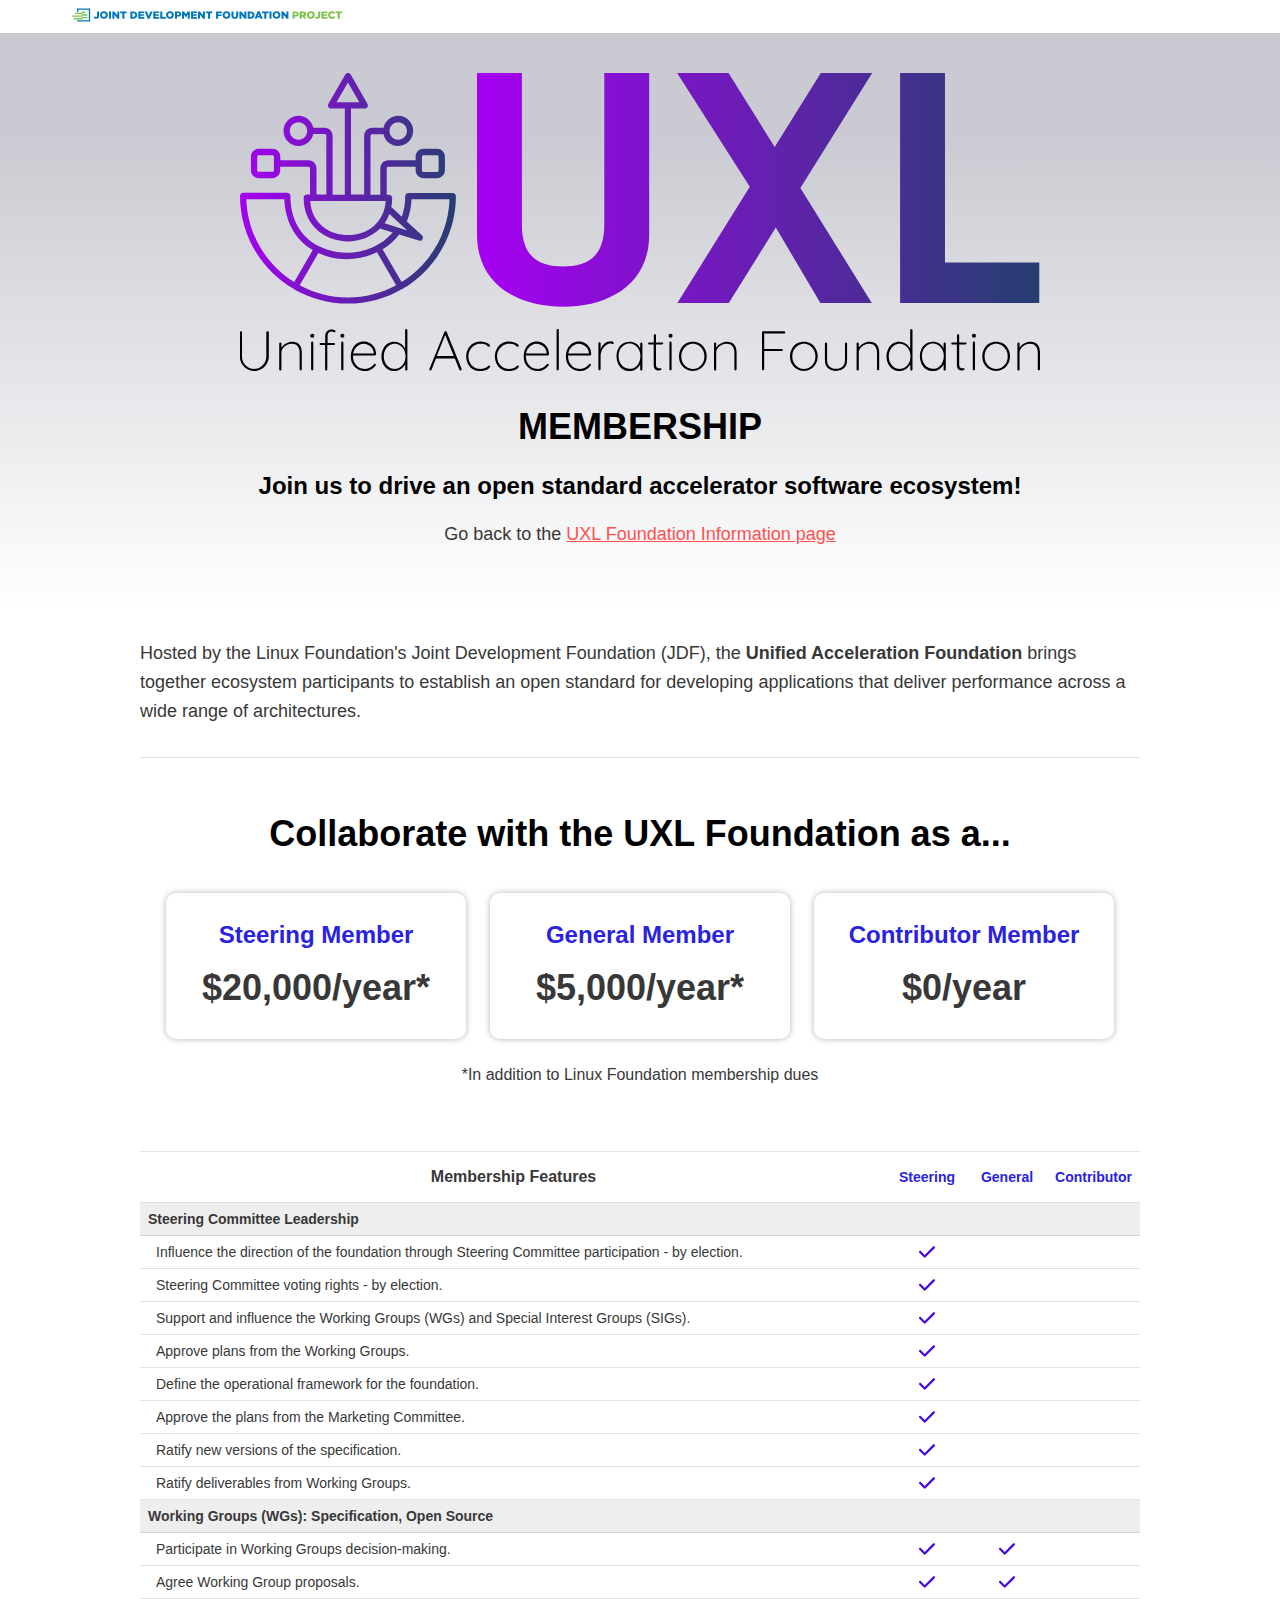
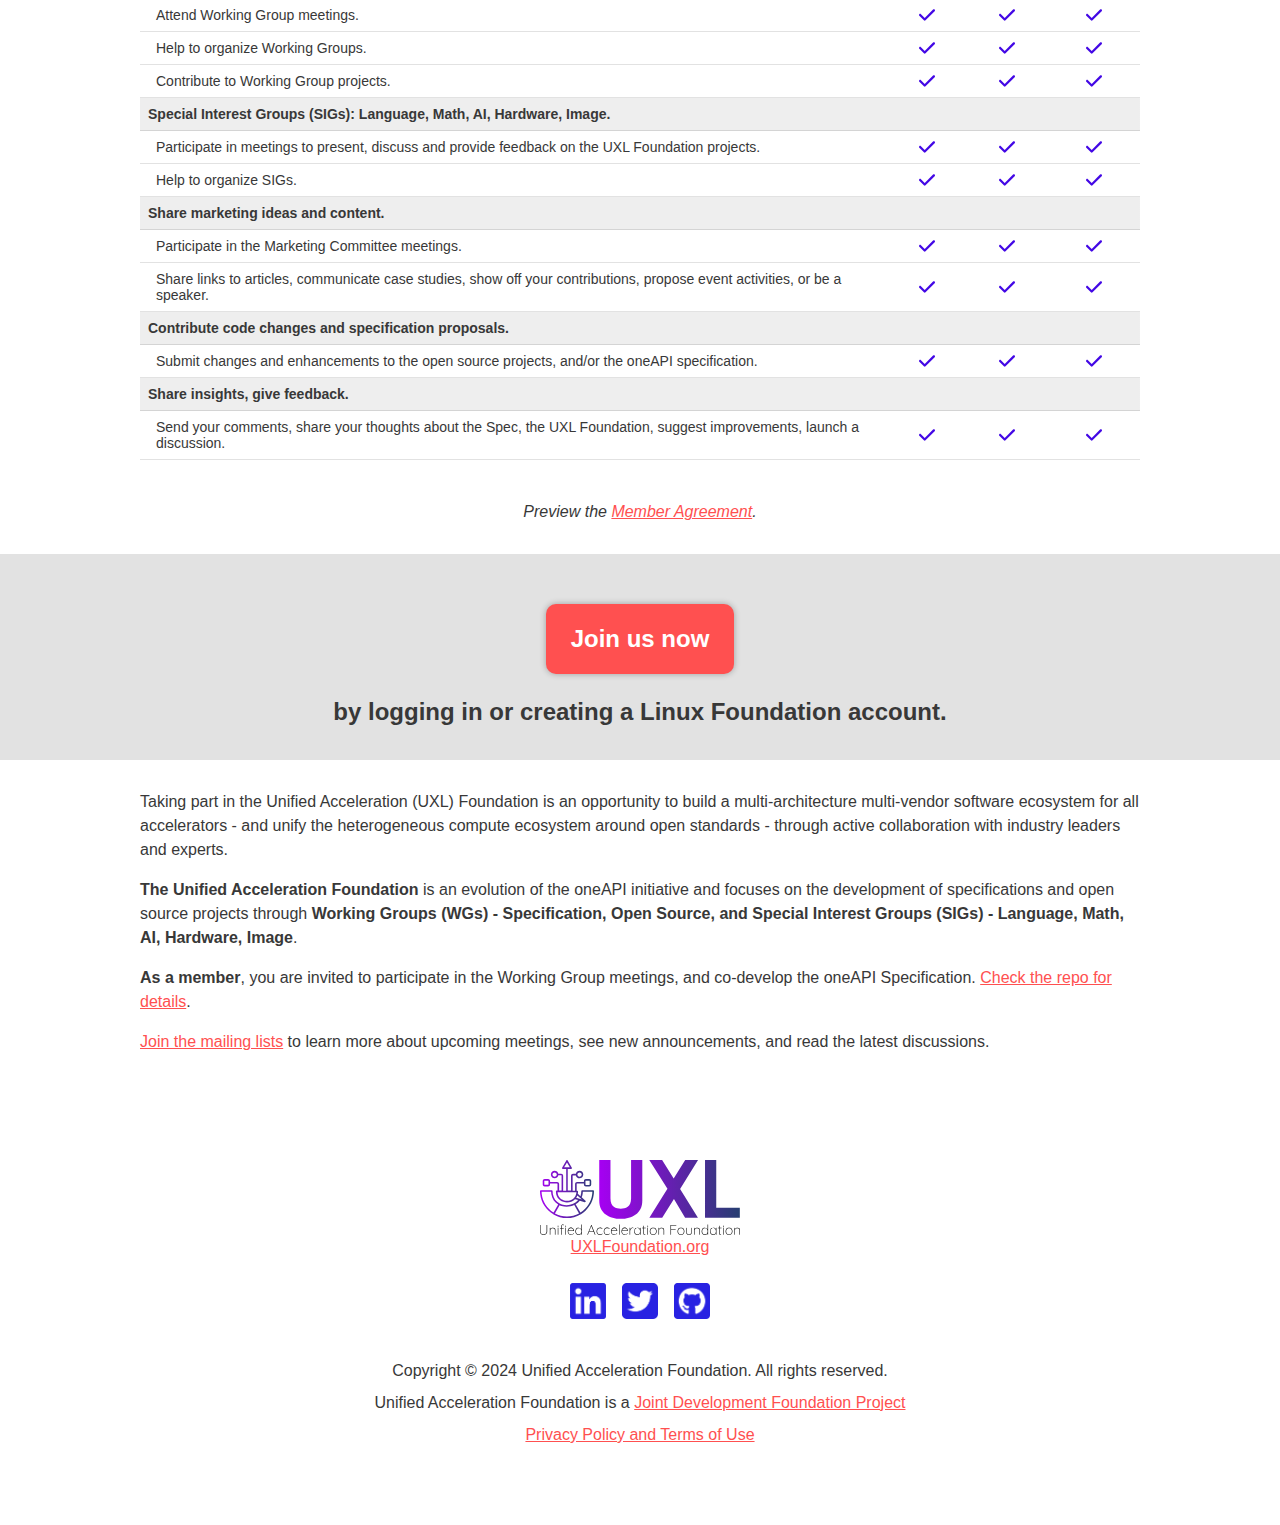
<file: membership.html>
<html lang="en">
<head>
<title>UXL Foundation: Unified Acceleration</title>
<meta charset="utf-8">
<meta http-equiv="Content-Security-Policy" content="
    default-src 'self';
    img-src 'self' data: https://*.hubapi.com https://*.hsforms.com;
    script-src 'self' https://ajax.googleapis.com https://js.hsforms.net
        'sha256-Bed9qzUU2IVkAAxp73fh88GAnMchALEvifOr4XcPQ/4='
        'sha256-bEEkf4zYbua70dH+/sbVfyxE5MpQwnn9KDqR4J+2ITM='
        'sha256-UTBrrWPkMLHm8oGvy29VQf0SDRwWBQuW0bWQVS/IDh4='
        'sha256-kYiluFOAvpeVpYPkek9sTay+6T+xc906LZZZIJcldHE=';
    connect-src 'self' https://*.hubapi.com https://*.hsforms.com;
    style-src 'self' https://fonts.googleapis.com 'unsafe-inline';
    font-src 'self' https://fonts.googleapis.com https://fonts.gstatic.com;">
<meta name="viewport" content="width=device-width,initial-scale=1">
<link rel="icon" type="image/png" sizes="32x32" href="/images/favicon-32x32.png">
<link rel="icon" type="image/png" sizes="16x16" href="/images/favicon-16x16.png">
<link rel="stylesheet" id="oneapitheme-fonts-css" href="https://fonts.googleapis.com/css?family=Lato%3A300%2C300italic%2C400%2C400italic%2C500%2C700%2C700italic%2C900&amp;subset=latin%2Clatin-ext&amp;ver=6.0.2" type="text/css" media="all">
<link rel="stylesheet" href="/css/style.css" type="text/css">
<link rel="stylesheet" href="/css/flexboxgrid.min.css" type="text/css">
<link rel="stylesheet" href="/css/slick.css" type="text/css">
<link rel="stylesheet" href="/css/slick-theme.css" type="text/css">
<link rel="stylesheet" href="/css/news-slick-theme.css" type="text/css">
<script src="https://ajax.googleapis.com/ajax/libs/jquery/3.7.0/jquery.min.js"></script>
<script src="/js/vendor/slick.min.js"></script>
<script src="/js/app.js"></script>
</head>
<body>
<div class="jdfbanner">
<div class="container">
<a href="https://jointdevelopment.org/" rel="noopener noreferrer" target="_blank">
<img alt="Joint Development foundation Project" src="/images/jdfp-banner.svg" class="inline">
</a>
</div>
</div>
<main class="site-main">
<article>
<div class="entry-content">
<section class="hero-with-images static-custom">
<div class="container custom-flex">
<div class="content alt-sizes center mb-2">
<img alt="UXL Foundation: Unified Acceleration" class="uxl-hero inline mb-5" height="140" src="/images/uxl-color.svg" width="600">
<h1 class="spacing-1u uppercase font-semibold mb-6">Membership</h1>
<h2 class="spacing-1u font-semibold mb-4">Join us to drive an open standard accelerator software ecosystem!</h2>
<p class="s-large mb-8">Go back to the <a href="/" target="_blank">UXL Foundation Information page</a></p>
</div>
</div>
</section>
<section class="membership">
<div class="container slim">
<p class="s-large">Hosted by the Linux Foundation's Joint Development Foundation (JDF), the <strong>Unified Acceleration Foundation</strong> brings together ecosystem participants to establish an open standard for developing applications that deliver performance across a wide range of architectures. </p>
<hr class="custom-hr">
<h2 class="center font-semibold mb-8" style="margin-top: 3rem;">Collaborate with the UXL Foundation as a...</h2>
<ul class="member-tiers">
<li class="member center">
<div class="title">Steering Member</div>
<div class="dues">$20,000/year*</div>
</li>
<li class="member center">
<div class="title">General Member</div>
<div class="dues">$5,000/year*</div>
</li>
<li class="member center">
<div class="title">Contributor Member</div>
<div class="dues">$0/year</div>
</li>
</ul>
<p class="small center mt-6">*In addition to Linux Foundation membership dues</p>
<div class="table-container">
<table class="membership-features-table">
<tbody>
<tr>
<td class="main-label">
<p>Membership Features</p>
</td>
<td class="level-label">
<p><strong>Steering</strong></p>
</td>
<td class="level-label">
<p><strong>General</strong></p>
</td>
<td class="level-label">
<p><strong>Contributor</strong></p>
</td>
</tr>
<tr class="label-row">
<td class="left-label">
<p><strong>Steering Committee Leadership</strong></p>
</td>
<td class="marker"></td>
<td class="marker"></td>
<td class="marker"></td>
</tr>
<tr>
<td class="left-label">
<p>Influence the direction of the foundation through Steering Committee participation - by election.</p>
</td>
<td class="marker">
<p>&check;</p>
</td>
<td class="marker"></td>
<td class="marker"></td>
</tr>
<tr>
<td class="left-label">
<p>Steering Committee voting rights - by election.</p>
</td>
<td class="marker">
<p>&check;</p>
</td>
<td class="marker"></td>
<td class="marker"></td>
</tr>
<tr>
<td class="left-label">
<p>Support and influence the Working Groups (WGs) and Special Interest Groups (SIGs).</p>
</td>
<td class="marker">
<p>&check;</p>
</td>
<td class="marker"></td>
<td class="marker"></td>
</tr>
<tr>
<td class="left-label">
<p>Approve plans from the Working Groups.</p>
</td>
<td class="marker">
<p>&check;</p>
</td>
<td class="marker"></td>
<td class="marker"></td>
</tr>
<tr>
<td class="left-label">
<p>Define the operational framework for the foundation.</p>
</td>
<td class="marker">
<p>&check;</p>
</td>
<td class="marker"></td>
<td class="marker"></td>
</tr>
<tr>
<td class="left-label">
<p>Approve the plans from the Marketing Committee.</p>
</td>
<td class="marker">
<p>&check;</p>
</td>
<td class="marker"></td>
<td class="marker"></td>
</tr>
<tr>
<td class="left-label">
<p>Ratify new versions of the specification.</p>
</td>
<td class="marker">
<p>&check;</p>
</td>
<td class="marker"></td>
<td class="marker"></td>
</tr>
<tr>
<td class="left-label">
<p>Ratify deliverables from Working Groups.</p>
</td>
<td class="marker">
<p>&check;</p>
</td>
<td class="marker"></td>
<td class="marker"></td>
</tr>
<tr class="label-row">
<td class="left-label">
<p><strong>Working Groups (WGs): Specification, Open Source</strong></p>
</td>
<td class="marker"></td>
<td class="marker"></td>
<td class="marker"></td>
</tr>
<tr>
<td class="left-label">
<p>Participate in Working Groups decision-making.</p>
</td>
<td class="marker">
<p>&check;</p>
</td>
<td class="marker">
<p>&check;</p>
</td>
<td class="marker"></td>
</tr>
<tr>
<td class="left-label">
<p>Agree Working Group proposals.</p>
</td>
<td class="marker">
<p>&check;</p>
</td>
<td class="marker">
<p>&check;</p>
</td>
<td class="marker"></td>
</tr>
<tr>
<td class="left-label">
<p>Attend Working Group meetings.</p>
</td>
<td class="marker">
<p>&check;</p>
</td>
<td class="marker">
<p>&check;</p>
</td>
<td class="marker">
<p>&check;</p>
</td>
</tr>
<tr>
<td class="left-label">
<p>Help to organize Working Groups.</p>
</td>
<td class="marker">
<p>&check;</p>
</td>
<td class="marker">
<p>&check;</p>
</td>
<td class="marker">
<p>&check;</p>
</td>
</tr>
<tr>
<td class="left-label">
<p>Contribute to Working Group projects.</p>
</td>
<td class="marker">
<p>&check;</p>
</td>
<td class="marker">
<p>&check;</p>
</td>
<td class="marker">
<p>&check;</p>
</td>
</tr>
<tr class="label-row">
<td class="left-label">
<p><strong>Special Interest Groups (SIGs): Language, Math, AI, Hardware, Image.</strong></p>
</td>
<td class="marker"></td>
<td class="marker"></td>
<td class="marker"></td>
</tr>
<tr>
<td class="left-label">
<p>Participate in meetings to present, discuss and provide feedback on the UXL Foundation projects.</p>
</td>
<td class="marker">
<p>&check;</p>
</td>
<td class="marker">
<p>&check;</p>
</td>
<td class="marker">
<p>&check;</p>
</td>
</tr>
<tr>
<td class="left-label">
<p>Help to organize SIGs.</p>
</td>
<td class="marker">
<p>&check;</p>
</td>
<td class="marker">
<p>&check;</p>
</td>
<td class="marker">
<p>&check;</p>
</td>
</tr>
<tr class="label-row">
<td class="left-label">
<p><strong>Share marketing ideas and content.</strong></p>
</td>
<td class="marker"></td>
<td class="marker"></td>
<td class="marker"></td>
</tr>
<tr>
<td class="left-label">
<p>Participate in the Marketing Committee meetings.</p>
</td>
<td class="marker">
<p>&check;</p>
</td>
<td class="marker">
<p>&check;</p>
</td>
<td class="marker">
<p>&check;</p>
</td>
</tr>
<tr>
<td class="left-label">
<p>Share links to articles, communicate case studies, show off your contributions, propose event activities, or be a speaker.</p>
</td>
<td class="marker">
<p>&check;</p>
</td>
<td class="marker">
<p>&check;</p>
</td>
<td class="marker">
<p>&check;</p>
</td>
</tr>
<tr class="label-row">
<td class="left-label">
<p><strong>Contribute code changes and specification proposals.</strong></p>
</td>
<td class="marker"></td>
<td class="marker"></td>
<td class="marker"></td>
</tr>
<tr>
<td class="left-label">
<p>Submit changes and enhancements to the open source projects, and/or the oneAPI specification.</p>
</td>
<td class="marker">
<p>&check;</p>
</td>
<td class="marker">
<p>&check;</p>
</td>
<td class="marker">
<p>&check;</p>
</td>
</tr>
<tr class="label-row">
<td class="left-label">
<p><strong>Share insights, give feedback.</strong></p>
</td>
<td class="marker"></td>
<td class="marker"></td>
<td class="marker"></td>
</tr>
<tr>
<td class="left-label">
<p>Send your comments, share your thoughts about the Spec, the UXL Foundation, suggest improvements, launch a discussion.</p>
</td>
<td class="marker">
<p>&check;</p>
</td>
<td class="marker">
<p>&check;</p>
</td>
<td class="marker">
<p>&check;</p>
</td>
</tr>
</tbody>
</table>
</div>
<p class="center small"><em>Preview the <a href="https://cdn.platform.linuxfoundation.org/agreements/unified-acceleration-foundation-fund.pdf" target="_blank">Member Agreement</a>.</em></p>
</div>
</section>
<section class="cta-blade">
<div class="container slim">
<a class="cta-item large" href="http://join.uxlfoundation.org" target="_blank"><strong>Join us now</strong></a>
<p class="center cta-text"><strong>by logging in or creating a Linux Foundation account.</strong></p>
</div>
</section>
<section>
<div class="container slim">
<p class="mb-4">Taking part in the Unified Acceleration (UXL) Foundation is an opportunity to build a multi-architecture multi-vendor software ecosystem for all accelerators - and unify the heterogeneous compute ecosystem around open standards - through active collaboration with industry leaders and experts.</p>
<p class="mb-4"><strong>The Unified Acceleration Foundation</strong> is an evolution of the oneAPI initiative and focuses on the development of specifications and open source projects through <strong>Working Groups (WGs) - Specification, Open Source, and Special Interest Groups (SIGs) - Language, Math, AI, Hardware, Image</strong>.
</p>
<p class="mb-4"><strong>As a member</strong>, you are invited to participate in the Working Group meetings, and co-develop the oneAPI Specification. <a href="https://github.com/uxlfoundation/foundation">Check the repo for details</a>.</p>
<p class="mb-4"><a href="https://lists.uxlfoundation.org/g/main/subgroups">Join the mailing lists</a> to learn more about upcoming meetings, see new announcements, and read the latest discussions.</p>
</div>
</section>
<footer class="site-footer-uxl">
<div class="container center">
<img alt="UXL Foundation: Unified Acceleration" height="70" src="/images/uxl-color.svg" width="200" class="inline">
<p class="spacing-1u"><a href="https://uxlfoundation.org">UXLFoundation.org</a></p>
<ul class="social-links">
<li><a href="https://www.linkedin.com/groups/14241252/" target="_blank" class="uxl-socialicon spacing-1u"><img src="/images/liuxlblue.png" alt="UXL on LinkedIn" height="36" width="36"></a></li>
<li><a href="https://twitter.com/UXLfoundation" target="_blank" class="uxl-socialicon spacing-1u"><img src="/images/tiuxlblue.png" alt="UXL on Twitter" height="36" width="36"></a></li>
<li><a href="https://github.com/uxlfoundation" target="_blank" class="uxl-socialicon spacing-1u"><img src="/images/ghuxlblue.png" alt="UXL on GitHub" height="36" width="36"></a></li>
</ul>
<p>Copyright &copy; 2024 Unified Acceleration Foundation. All rights reserved.</p>
<p>Unified Acceleration Foundation is a <a href="https://jointdevelopment.org/">Joint Development Foundation Project</a></p>
<p><a href="https://jointdevelopment.org/policies/terms/">Privacy Policy and Terms of Use</a></p>
</div>
</footer>
</div>
</article>
</main>
</body>
</html>
</file>
<file: css/flexboxgrid.min.css>
.container,.container-fluid{margin-left:auto;margin-right:auto}.container-fluid{padding-left:2rem;padding-right:2rem}.row{box-sizing:border-box;display:flex;flex:0 1 auto;flex-direction:row;flex-wrap:wrap;margin-left:-.5rem;margin-right:-.5rem}.row.reverse{flex-direction:row-reverse}.col.reverse{flex-direction:column-reverse}.col-xs,.col-xs-1,.col-xs-10,.col-xs-11,.col-xs-12,.col-xs-2,.col-xs-3,.col-xs-4,.col-xs-5,.col-xs-6,.col-xs-7,.col-xs-8,.col-xs-9,.col-xs-offset-0,.col-xs-offset-1,.col-xs-offset-10,.col-xs-offset-11,.col-xs-offset-12,.col-xs-offset-2,.col-xs-offset-3,.col-xs-offset-4,.col-xs-offset-5,.col-xs-offset-6,.col-xs-offset-7,.col-xs-offset-8,.col-xs-offset-9{box-sizing:border-box;flex:0 0 auto;padding-left:.5rem;padding-right:.5rem}.col-xs{flex-basis:0;flex-grow:1;max-width:100%}.col-xs-1{flex-basis:8.33333333%;max-width:8.33333333%}.col-xs-2{flex-basis:16.66666667%;max-width:16.66666667%}.col-xs-3{flex-basis:25%;max-width:25%}.col-xs-4{flex-basis:33.33333333%;max-width:33.33333333%}.col-xs-5{flex-basis:41.66666667%;max-width:41.66666667%}.col-xs-6{flex-basis:50%;max-width:50%}.col-xs-7{flex-basis:58.33333333%;max-width:58.33333333%}.col-xs-8{flex-basis:66.66666667%;max-width:66.66666667%}.col-xs-9{flex-basis:75%;max-width:75%}.col-xs-10{flex-basis:83.33333333%;max-width:83.33333333%}.col-xs-11{flex-basis:91.66666667%;max-width:91.66666667%}.col-xs-12{flex-basis:100%;max-width:100%}.col-xs-offset-0{margin-left:0}.col-xs-offset-1{margin-left:8.33333333%}.col-xs-offset-2{margin-left:16.66666667%}.col-xs-offset-3{margin-left:25%}.col-xs-offset-4{margin-left:33.33333333%}.col-xs-offset-5{margin-left:41.66666667%}.col-xs-offset-6{margin-left:50%}.col-xs-offset-7{margin-left:58.33333333%}.col-xs-offset-8{margin-left:66.66666667%}.col-xs-offset-9{margin-left:75%}.col-xs-offset-10{margin-left:83.33333333%}.col-xs-offset-11{margin-left:91.66666667%}.start-xs{justify-content:flex-start;text-align:start}.center-xs{justify-content:center;text-align:center}.end-xs{justify-content:flex-end;text-align:end}.top-xs{align-items:flex-start}.middle-xs{align-items:center}.bottom-xs{align-items:flex-end}.around-xs{justify-content:space-around}.between-xs{justify-content:space-between}.first-xs{order:-1}.last-xs{order:1}@media only screen and (min-width:48em){.container{width:49rem}.col-sm,.col-sm-1,.col-sm-10,.col-sm-11,.col-sm-12,.col-sm-2,.col-sm-3,.col-sm-4,.col-sm-5,.col-sm-6,.col-sm-7,.col-sm-8,.col-sm-9,.col-sm-offset-0,.col-sm-offset-1,.col-sm-offset-10,.col-sm-offset-11,.col-sm-offset-12,.col-sm-offset-2,.col-sm-offset-3,.col-sm-offset-4,.col-sm-offset-5,.col-sm-offset-6,.col-sm-offset-7,.col-sm-offset-8,.col-sm-offset-9{box-sizing:border-box;flex:0 0 auto;padding-left:.5rem;padding-right:.5rem}.col-sm{flex-basis:0;flex-grow:1;max-width:100%}.col-sm-1{flex-basis:8.33333333%;max-width:8.33333333%}.col-sm-2{flex-basis:16.66666667%;max-width:16.66666667%}.col-sm-3{flex-basis:25%;max-width:25%}.col-sm-4{flex-basis:33.33333333%;max-width:33.33333333%}.col-sm-5{flex-basis:41.66666667%;max-width:41.66666667%}.col-sm-6{flex-basis:50%;max-width:50%}.col-sm-7{flex-basis:58.33333333%;max-width:58.33333333%}.col-sm-8{flex-basis:66.66666667%;max-width:66.66666667%}.col-sm-9{flex-basis:75%;max-width:75%}.col-sm-10{flex-basis:83.33333333%;max-width:83.33333333%}.col-sm-11{flex-basis:91.66666667%;max-width:91.66666667%}.col-sm-12{flex-basis:100%;max-width:100%}.col-sm-offset-0{margin-left:0}.col-sm-offset-1{margin-left:8.33333333%}.col-sm-offset-2{margin-left:16.66666667%}.col-sm-offset-3{margin-left:25%}.col-sm-offset-4{margin-left:33.33333333%}.col-sm-offset-5{margin-left:41.66666667%}.col-sm-offset-6{margin-left:50%}.col-sm-offset-7{margin-left:58.33333333%}.col-sm-offset-8{margin-left:66.66666667%}.col-sm-offset-9{margin-left:75%}.col-sm-offset-10{margin-left:83.33333333%}.col-sm-offset-11{margin-left:91.66666667%}.start-sm{justify-content:flex-start;text-align:start}.center-sm{justify-content:center;text-align:center}.end-sm{justify-content:flex-end;text-align:end}.top-sm{align-items:flex-start}.middle-sm{align-items:center}.bottom-sm{align-items:flex-end}.around-sm{justify-content:space-around}.between-sm{justify-content:space-between}.first-sm{order:-1}.last-sm{order:1}}@media only screen and (min-width:64em){.container{width:65rem}.col-md,.col-md-1,.col-md-10,.col-md-11,.col-md-12,.col-md-2,.col-md-3,.col-md-4,.col-md-5,.col-md-6,.col-md-7,.col-md-8,.col-md-9,.col-md-offset-0,.col-md-offset-1,.col-md-offset-10,.col-md-offset-11,.col-md-offset-12,.col-md-offset-2,.col-md-offset-3,.col-md-offset-4,.col-md-offset-5,.col-md-offset-6,.col-md-offset-7,.col-md-offset-8,.col-md-offset-9{box-sizing:border-box;flex:0 0 auto;padding-left:.5rem;padding-right:.5rem}.col-md{flex-basis:0;flex-grow:1;max-width:100%}.col-md-1{flex-basis:8.33333333%;max-width:8.33333333%}.col-md-2{flex-basis:16.66666667%;max-width:16.66666667%}.col-md-3{flex-basis:25%;max-width:25%}.col-md-4{flex-basis:33.33333333%;max-width:33.33333333%}.col-md-5{flex-basis:41.66666667%;max-width:41.66666667%}.col-md-6{flex-basis:50%;max-width:50%}.col-md-7{flex-basis:58.33333333%;max-width:58.33333333%}.col-md-8{flex-basis:66.66666667%;max-width:66.66666667%}.col-md-9{flex-basis:75%;max-width:75%}.col-md-10{flex-basis:83.33333333%;max-width:83.33333333%}.col-md-11{flex-basis:91.66666667%;max-width:91.66666667%}.col-md-12{flex-basis:100%;max-width:100%}.col-md-offset-0{margin-left:0}.col-md-offset-1{margin-left:8.33333333%}.col-md-offset-2{margin-left:16.66666667%}.col-md-offset-3{margin-left:25%}.col-md-offset-4{margin-left:33.33333333%}.col-md-offset-5{margin-left:41.66666667%}.col-md-offset-6{margin-left:50%}.col-md-offset-7{margin-left:58.33333333%}.col-md-offset-8{margin-left:66.66666667%}.col-md-offset-9{margin-left:75%}.col-md-offset-10{margin-left:83.33333333%}.col-md-offset-11{margin-left:91.66666667%}.start-md{justify-content:flex-start;text-align:start}.center-md{justify-content:center;text-align:center}.end-md{justify-content:flex-end;text-align:end}.top-md{align-items:flex-start}.middle-md{align-items:center}.bottom-md{align-items:flex-end}.around-md{justify-content:space-around}.between-md{justify-content:space-between}.first-md{order:-1}.last-md{order:1}}@media only screen and (min-width:75em){.container{width:76rem}.col-lg,.col-lg-1,.col-lg-10,.col-lg-11,.col-lg-12,.col-lg-2,.col-lg-3,.col-lg-4,.col-lg-5,.col-lg-6,.col-lg-7,.col-lg-8,.col-lg-9,.col-lg-offset-0,.col-lg-offset-1,.col-lg-offset-10,.col-lg-offset-11,.col-lg-offset-12,.col-lg-offset-2,.col-lg-offset-3,.col-lg-offset-4,.col-lg-offset-5,.col-lg-offset-6,.col-lg-offset-7,.col-lg-offset-8,.col-lg-offset-9{box-sizing:border-box;flex:0 0 auto;padding-left:.5rem;padding-right:.5rem}.col-lg{flex-basis:0;flex-grow:1;max-width:100%}.col-lg-1{flex-basis:8.33333333%;max-width:8.33333333%}.col-lg-2{flex-basis:16.66666667%;max-width:16.66666667%}.col-lg-3{flex-basis:25%;max-width:25%}.col-lg-4{flex-basis:33.33333333%;max-width:33.33333333%}.col-lg-5{flex-basis:41.66666667%;max-width:41.66666667%}.col-lg-6{flex-basis:50%;max-width:50%}.col-lg-7{flex-basis:58.33333333%;max-width:58.33333333%}.col-lg-8{flex-basis:66.66666667%;max-width:66.66666667%}.col-lg-9{flex-basis:75%;max-width:75%}.col-lg-10{flex-basis:83.33333333%;max-width:83.33333333%}.col-lg-11{flex-basis:91.66666667%;max-width:91.66666667%}.col-lg-12{flex-basis:100%;max-width:100%}.col-lg-offset-0{margin-left:0}.col-lg-offset-1{margin-left:8.33333333%}.col-lg-offset-2{margin-left:16.66666667%}.col-lg-offset-3{margin-left:25%}.col-lg-offset-4{margin-left:33.33333333%}.col-lg-offset-5{margin-left:41.66666667%}.col-lg-offset-6{margin-left:50%}.col-lg-offset-7{margin-left:58.33333333%}.col-lg-offset-8{margin-left:66.66666667%}.col-lg-offset-9{margin-left:75%}.col-lg-offset-10{margin-left:83.33333333%}.col-lg-offset-11{margin-left:91.66666667%}.start-lg{justify-content:flex-start;text-align:start}.center-lg{justify-content:center;text-align:center}.end-lg{justify-content:flex-end;text-align:end}.top-lg{align-items:flex-start}.middle-lg{align-items:center}.bottom-lg{align-items:flex-end}.around-lg{justify-content:space-around}.between-lg{justify-content:space-between}.first-lg{order:-1}.last-lg{order:1}}
</file>
